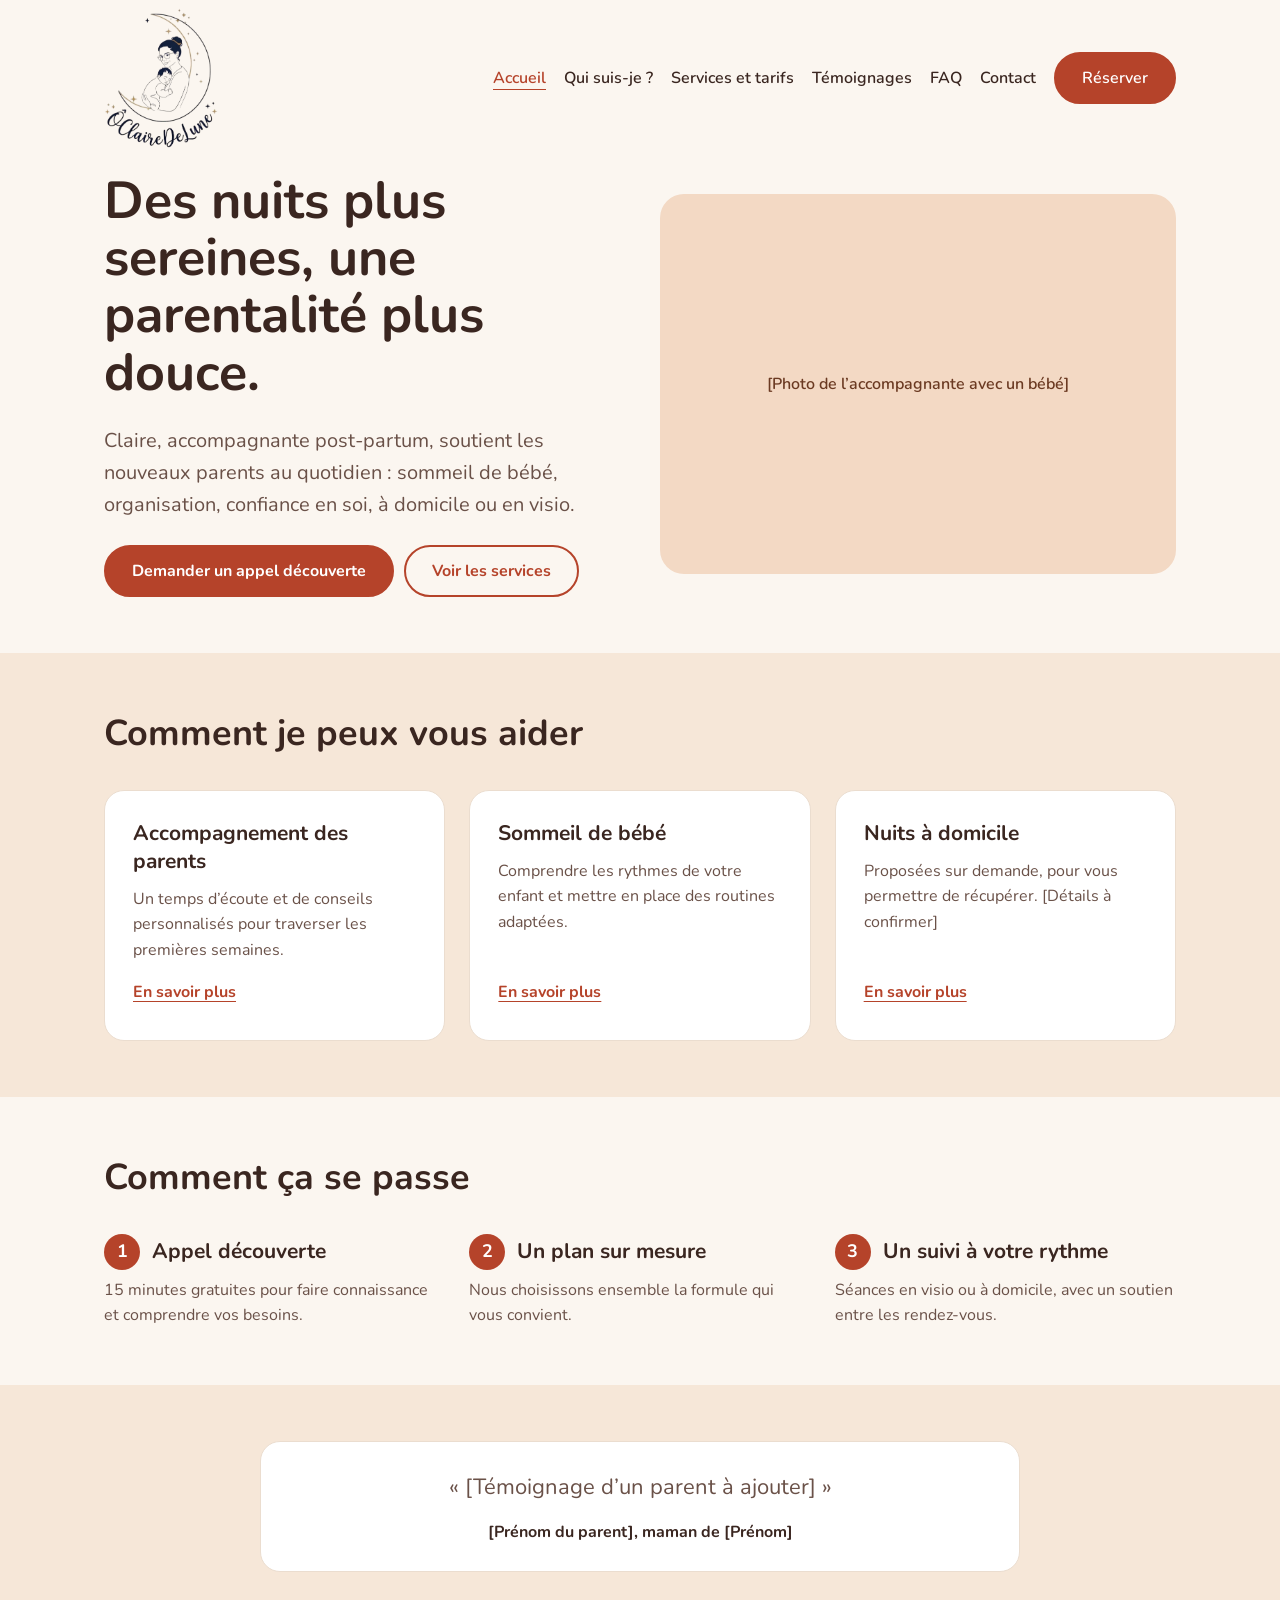
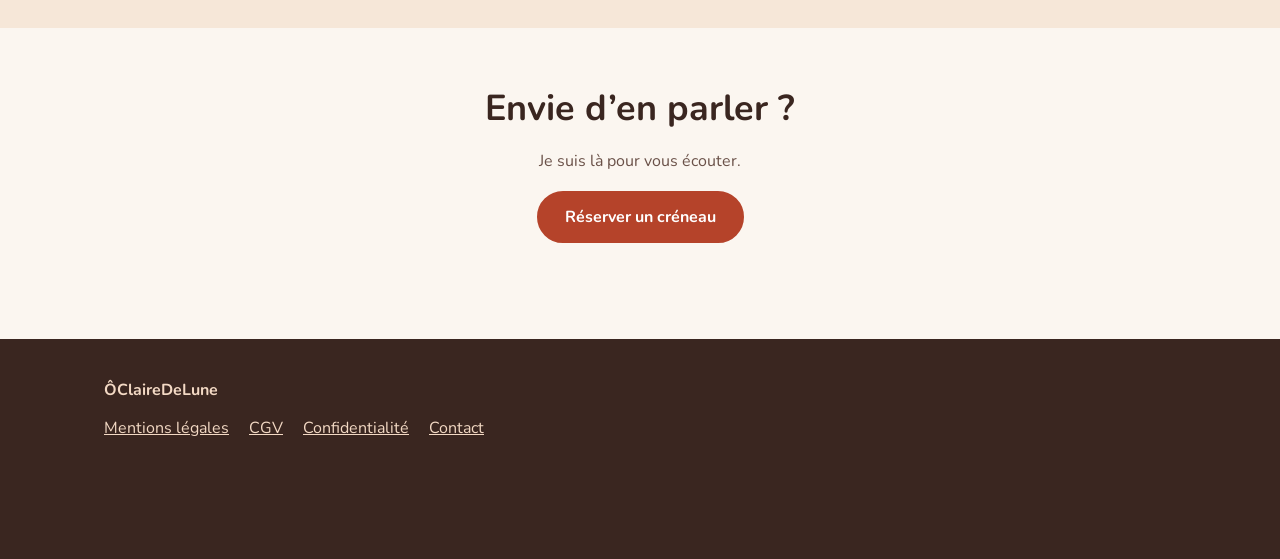
<file: index.html>
<!doctype html>
<html lang="fr">
  <head>
    <meta charset="utf-8" />
    <script>
      document.documentElement.classList.add("js");
    </script>
    <meta
      name="viewport"
      content="width=device-width, initial-scale=1, viewport-fit=cover"
    />
    <title>Accompagnement post-partum et sommeil de bébé | ÔClaireDeLune</title>
    <meta
      name="description"
      content="Claire, accompagnante post-partum à Nantes : sommeil de bébé, accompagnement des parents, nuits à domicile. En visio ou à domicile."
    />
    <meta name="robots" content="noindex" />
    <!-- À retirer à la mise en ligne (voir README) -->
    <meta
      property="og:title"
      content="Accompagnement post-partum et sommeil de bébé | ÔClaireDeLune"
    />
    <meta
      property="og:description"
      content="Claire, accompagnante post-partum à Nantes : sommeil de bébé, accompagnement des parents, nuits à domicile. En visio ou à domicile."
    />
    <meta property="og:type" content="website" />
    <meta property="og:locale" content="fr_FR" />
    <link
      rel="icon"
      type="image/png"
      sizes="64x64"
      href="assets/img/favicon-64.png"
    />
    <link rel="apple-touch-icon" href="assets/img/apple-touch-icon.png" />
    <meta
      property="og:image"
      content="https://[DOMAINE]/assets/img/og-image.png"
    />
    <meta name="twitter:card" content="summary_large_image" />
    <link
      href="https://fonts.googleapis.com/css2?family=Nunito:wght@400;600;700;800&display=swap"
      rel="stylesheet"
    />
    <link rel="stylesheet" href="assets/style.css" />
  </head>
  <body>
    <a class="skip" href="#contenu">Aller au contenu</a>
    <header class="w">
      <div class="nav">
        <a href="index.html" class="logo"
  ><picture
    ><source
      srcset="assets/img/logo-dark.png"
      media="(prefers-color-scheme: dark)" /><img
      src="assets/img/logo.png"
      alt="ÔClaireDeLune, accueil"
      width="114"
      height="140" /></picture
></a><button
          class="burger"
          type="button"
          aria-label="Menu"
          aria-expanded="false"
          aria-controls="menu"
        >
          ☰
        </button>
        <nav class="menu" id="menu" aria-label="Menu principal">
          <a href="index.html" class="on" aria-current="page">Accueil</a
          ><a href="qui-suis-je.html">Qui suis-je&nbsp;?</a
          ><a href="services.html">Services et tarifs</a
          ><a href="temoignages.html">Témoignages</a><a href="faq.html">FAQ</a
          ><a href="contact.html">Contact</a
          ><a class="btn" href="reservation.html">Réserver</a>
        </nav>
      </div>
    </header>
    <main id="contenu" tabindex="-1">
      <div class="w s">
        <div class="g2">
          <div class="col" style="gap: 24px">
            <h1>Des nuits plus sereines, une parentalité plus douce.</h1>
            <p class="lead">
              Claire, accompagnante post-partum, soutient les nouveaux parents
              au quotidien&nbsp;: sommeil de bébé, organisation, confiance en soi, à
              domicile ou en visio.
            </p>
            <div class="row">
              <a class="btn" href="contact.html" data-appel
                >Demander un appel découverte</a
              ><a class="btn o" href="services.html">Voir les services</a>
            </div>
          </div>
          <div class="ph" style="min-height: 380px">
            [Photo de l’accompagnante avec un bébé]
          </div>
        </div>
      </div>
      <div class="s alt">
        <div class="w col" style="gap: 32px">
          <h2>Comment je peux vous aider</h2>
          <div class="g">
            <div class="card">
              <h3>Accompagnement des parents</h3>
              <p style="margin-top: 12px">
                Un temps d’écoute et de conseils personnalisés pour traverser
                les premières semaines.
              </p>
              <a class="plus" href="services.html"
                >En savoir plus<span class="sr"> sur l’accompagnement des parents</span></a
              >
            </div>
            <div class="card">
              <h3>Sommeil de bébé</h3>
              <p style="margin-top: 12px">
                Comprendre les rythmes de votre enfant et mettre en place des
                routines adaptées.
              </p>
              <a class="plus" href="services.html"
                >En savoir plus<span class="sr"> sur le sommeil de bébé</span></a
              >
            </div>
            <div class="card">
              <h3>Nuits à domicile</h3>
              <p style="margin-top: 12px">
                Proposées sur demande, pour vous permettre de récupérer.
                [Détails à confirmer]
              </p>
              <a class="plus" href="services.html#nuits"
                >En savoir plus<span class="sr"> sur les nuits à domicile</span></a
              >
            </div>
          </div>
        </div>
      </div>
      <div class="w s col" style="gap: 32px">
        <h2>Comment ça se passe</h2>
        <ol class="g etapes">
          <li>
            <h3>Appel découverte</h3>
            <p style="margin-top: 8px">
              15 minutes gratuites pour faire connaissance et comprendre vos
              besoins.
            </p>
          </li>
          <li>
            <h3>Un plan sur mesure</h3>
            <p style="margin-top: 8px">
              Nous choisissons ensemble la formule qui vous convient.
            </p>
          </li>
          <li>
            <h3>Un suivi à votre rythme</h3>
            <p style="margin-top: 8px">
              Séances en visio ou à domicile, avec un soutien entre les
              rendez-vous.
            </p>
          </li>
        </ol>
      </div>
      <div class="s alt">
        <div class="w">
          <figure
            class="card"
            style="max-width: 760px; margin: 0 auto; text-align: center"
          >
            <blockquote>
              <p style="font-size: 22px">
                «&nbsp;[Témoignage d’un parent à ajouter]&nbsp;»
              </p>
            </blockquote>
            <figcaption style="margin-top: 16px; font-weight: 700">
              [Prénom du parent], maman de [Prénom]
            </figcaption>
          </figure>
        </div>
      </div>
      <div class="w s col" style="align-items: center; text-align: center">
        <h2>Envie d’en parler&nbsp;?</h2>
        <p>Je suis là pour vous écouter.</p>
        <a class="btn" href="reservation.html">Réserver un créneau</a>
      </div>
    </main>
    <footer>
      <div class="w">
        <b>ÔClaireDeLune</b>
        <div style="margin-top: 16px">
          <a href="mentions-legales.html">Mentions légales</a
          ><a href="mentions-legales.html">CGV</a
          ><a href="mentions-legales.html">Confidentialité</a
          ><a href="contact.html">Contact</a>
        </div>
      </div>
    </footer>
    <script src="assets/app.js" defer></script>
    <aside class="bandeau" id="bandeau" aria-label="Appel découverte">
      <p>
        <b class="blong">Appel découverte gratuit</b
        ><b class="bcourt">Appel gratuit de 15&nbsp;min</b
        ><span class="bsub"> · 15 minutes pour faire connaissance</span>
      </p>
      <a class="btn" href="contact.html" data-appel>Demander un appel</a
      ><button type="button" class="bclose" aria-label="Fermer le bandeau">
        ✕
      </button>
    </aside>
  </body>
</html>
</file>
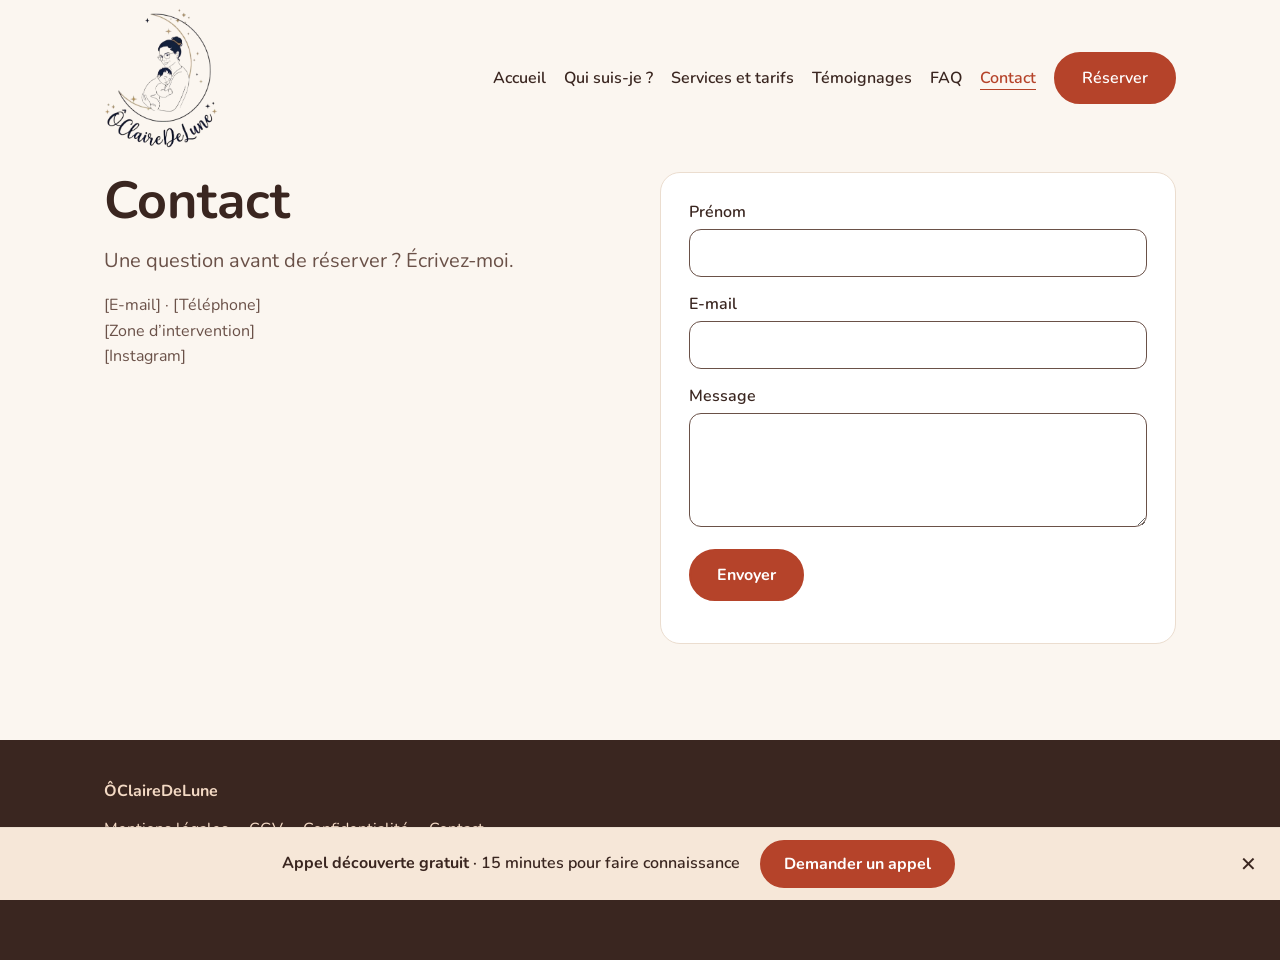
<file: contact.html>
<!doctype html>
<html lang="fr">
  <head>
    <meta charset="utf-8" />
    <script>
      document.documentElement.classList.add("js");
    </script>
    <meta
      name="viewport"
      content="width=device-width, initial-scale=1, viewport-fit=cover"
    />
    <title>Contact | ÔClaireDeLune</title>
    <meta
      name="description"
      content="Contactez [Prénom] pour toute question sur l’accompagnement post-partum."
    />
    <meta name="robots" content="noindex" />
    <!-- À retirer à la mise en ligne (voir README) -->
    <meta property="og:title" content="Contact | [NOM DE MARQUE]" />
    <meta
      property="og:description"
      content="Contactez Claire pour toute question sur l’accompagnement post-partum."
    />
    <meta property="og:type" content="website" />
    <meta property="og:locale" content="fr_FR" />
    <link
      rel="icon"
      type="image/png"
      sizes="64x64"
      href="assets/img/favicon-64.png"
    />
    <link rel="apple-touch-icon" href="assets/img/apple-touch-icon.png" />
    <meta
      property="og:image"
      content="https://[DOMAINE]/assets/img/og-image.png"
    />
    <meta name="twitter:card" content="summary_large_image" />
    <link
      href="https://fonts.googleapis.com/css2?family=Nunito:wght@400;600;700;800&display=swap"
      rel="stylesheet"
    />
    <link rel="stylesheet" href="assets/style.css" />
  </head>
  <body>
    <a class="skip" href="#contenu">Aller au contenu</a>
    <header class="w">
      <div class="nav">
        <a href="index.html" class="logo"
          ><picture
            ><source
              srcset="assets/img/logo-dark.png"
              media="(prefers-color-scheme: dark)" />
            <img
              src="assets/img/logo.png"
              alt="ÔClaireDeLune, accueil"
              width="114"
              height="140" /></picture></a
        ><button
          class="burger"
          type="button"
          aria-label="Menu"
          aria-expanded="false"
          aria-controls="menu"
        >
          ☰
        </button>
        <nav class="menu" id="menu" aria-label="Menu principal">
          <a href="index.html">Accueil</a
          ><a href="qui-suis-je.html">Qui suis-je&nbsp;?</a
          ><a href="services.html">Services et tarifs</a
          ><a href="temoignages.html">Témoignages</a><a href="faq.html">FAQ</a
          ><a href="contact.html" class="on" aria-current="page">Contact</a
          ><a class="btn" href="reservation.html">Réserver</a>
        </nav>
      </div>
    </header>
    <main id="contenu" tabindex="-1">
      <div class="w s">
        <div class="g2" style="align-items: start">
          <div class="col">
            <h1>Contact</h1>
            <p class="lead">Une question avant de réserver&nbsp;? Écrivez-moi.</p>
            <p>
              [E-mail] · [Téléphone]<br />[Zone d’intervention]<br />[Instagram]
            </p>
          </div>
          <form class="card" id="fc" novalidate>
            <label for="cn">Prénom</label><input id="cn" /><label for="ce"
              >E-mail</label
            ><input id="ce" type="email" /><label for="cm">Message</label
            ><textarea id="cm" rows="4"></textarea
            ><button class="btn" type="submit">Envoyer</button>
            <p class="ok" id="cr" role="status" style="margin-top: 14px"></p>
          </form>
        </div>
      </div>
    </main>
    <footer>
      <div class="w">
        <b>ÔClaireDeLune</b>
        <div style="margin-top: 16px">
          <a href="mentions-legales.html">Mentions légales</a
          ><a href="mentions-legales.html">CGV</a
          ><a href="mentions-legales.html">Confidentialité</a
          ><a href="contact.html">Contact</a>
        </div>
      </div>
    </footer>
    <script src="assets/app.js" defer></script>
    <aside class="bandeau" id="bandeau" aria-label="Appel découverte">
      <p>
        <b class="blong">Appel découverte gratuit</b
        ><b class="bcourt">Appel gratuit de 15&nbsp;min</b
        ><span class="bsub"> · 15 minutes pour faire connaissance</span>
      </p>
      <a class="btn" href="contact.html" data-appel>Demander un appel</a
      ><button type="button" class="bclose" aria-label="Fermer le bandeau">
        ✕
      </button>
    </aside>
  </body>
</html>
</file>
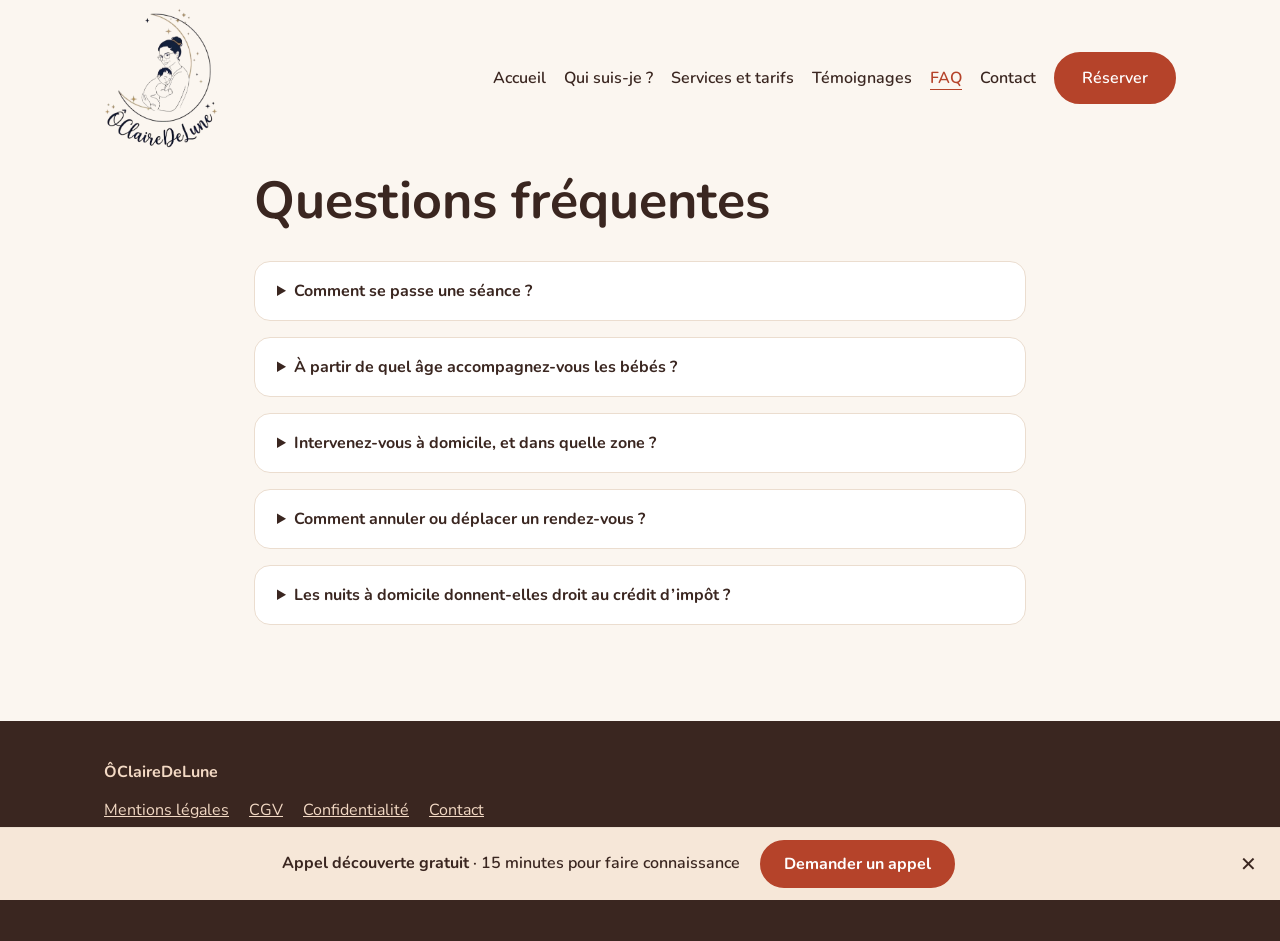
<file: faq.html>
<!doctype html>
<html lang="fr">
  <head>
    <meta charset="utf-8" />
    <script>
      document.documentElement.classList.add("js");
    </script>
    <meta
      name="viewport"
      content="width=device-width, initial-scale=1, viewport-fit=cover"
    />
    <title>Questions fréquentes | ÔClaireDeLune</title>
    <meta
      name="description"
      content="Réponses aux questions sur les séances, la zone d’intervention, les tarifs et les annulations."
    />
    <meta name="robots" content="noindex" />
    <!-- À retirer à la mise en ligne (voir README) -->
    <meta property="og:title" content="Questions fréquentes | ÔClaireDeLune" />
    <meta
      property="og:description"
      content="Réponses aux questions sur les séances, la zone d’intervention, les tarifs et les annulations."
    />
    <meta property="og:type" content="website" />
    <meta property="og:locale" content="fr_FR" />
    <link
      rel="icon"
      type="image/png"
      sizes="64x64"
      href="assets/img/favicon-64.png"
    />
    <link rel="apple-touch-icon" href="assets/img/apple-touch-icon.png" />
    <meta
      property="og:image"
      content="https://[DOMAINE]/assets/img/og-image.png"
    />
    <meta name="twitter:card" content="summary_large_image" />
    <link
      href="https://fonts.googleapis.com/css2?family=Nunito:wght@400;600;700;800&display=swap"
      rel="stylesheet"
    />
    <link rel="stylesheet" href="assets/style.css" />
  </head>
  <body>
    <a class="skip" href="#contenu">Aller au contenu</a>
    <header class="w">
      <div class="nav">
        <a href="index.html" class="logo"
          ><picture
            ><source
              srcset="assets/img/logo-dark.png"
              media="(prefers-color-scheme: dark)" />
            <img
              src="assets/img/logo.png"
              alt="ÔClaireDeLune, accueil"
              width="114"
              height="140" /></picture></a
        ><button
          class="burger"
          type="button"
          aria-label="Menu"
          aria-expanded="false"
          aria-controls="menu"
        >
          ☰
        </button>
        <nav class="menu" id="menu" aria-label="Menu principal">
          <a href="index.html">Accueil</a
          ><a href="qui-suis-je.html">Qui suis-je&nbsp;?</a
          ><a href="services.html">Services et tarifs</a
          ><a href="temoignages.html">Témoignages</a
          ><a href="faq.html" class="on" aria-current="page">FAQ</a
          ><a href="contact.html">Contact</a
          ><a class="btn" href="reservation.html">Réserver</a>
        </nav>
      </div>
    </header>
    <main id="contenu" tabindex="-1">
      <div class="w s col" style="gap: 16px; max-width: 820px">
        <h1 style="margin-bottom: 16px">Questions fréquentes</h1>
        <details>
          <summary>Comment se passe une séance&nbsp;?</summary>
          <p>[Réponse à rédiger]</p>
        </details>
        <details>
          <summary>À partir de quel âge accompagnez-vous les bébés&nbsp;?</summary>
          <p>[Réponse à rédiger]</p>
        </details>
        <details>
          <summary>Intervenez-vous à domicile, et dans quelle zone&nbsp;?</summary>
          <p>[Réponse à rédiger]</p>
        </details>
        <details>
          <summary>Comment annuler ou déplacer un rendez-vous&nbsp;?</summary>
          <p>[Réponse à rédiger]</p>
        </details>
        <details>
          <summary>
            Les nuits à domicile donnent-elles droit au crédit d’impôt&nbsp;?
          </summary>
          <p>[Réponse à rédiger une fois le statut confirmé]</p>
        </details>
      </div>
    </main>
    <footer>
      <div class="w">
        <b>ÔClaireDeLune</b>
        <div style="margin-top: 16px">
          <a href="mentions-legales.html">Mentions légales</a
          ><a href="mentions-legales.html">CGV</a
          ><a href="mentions-legales.html">Confidentialité</a
          ><a href="contact.html">Contact</a>
        </div>
      </div>
    </footer>
    <script src="assets/app.js" defer></script>
    <aside class="bandeau" id="bandeau" aria-label="Appel découverte">
      <p>
        <b class="blong">Appel découverte gratuit</b
        ><b class="bcourt">Appel gratuit de 15&nbsp;min</b
        ><span class="bsub"> · 15 minutes pour faire connaissance</span>
      </p>
      <a class="btn" href="contact.html" data-appel>Demander un appel</a
      ><button type="button" class="bclose" aria-label="Fermer le bandeau">
        ✕
      </button>
    </aside>
  </body>
</html>
</file>
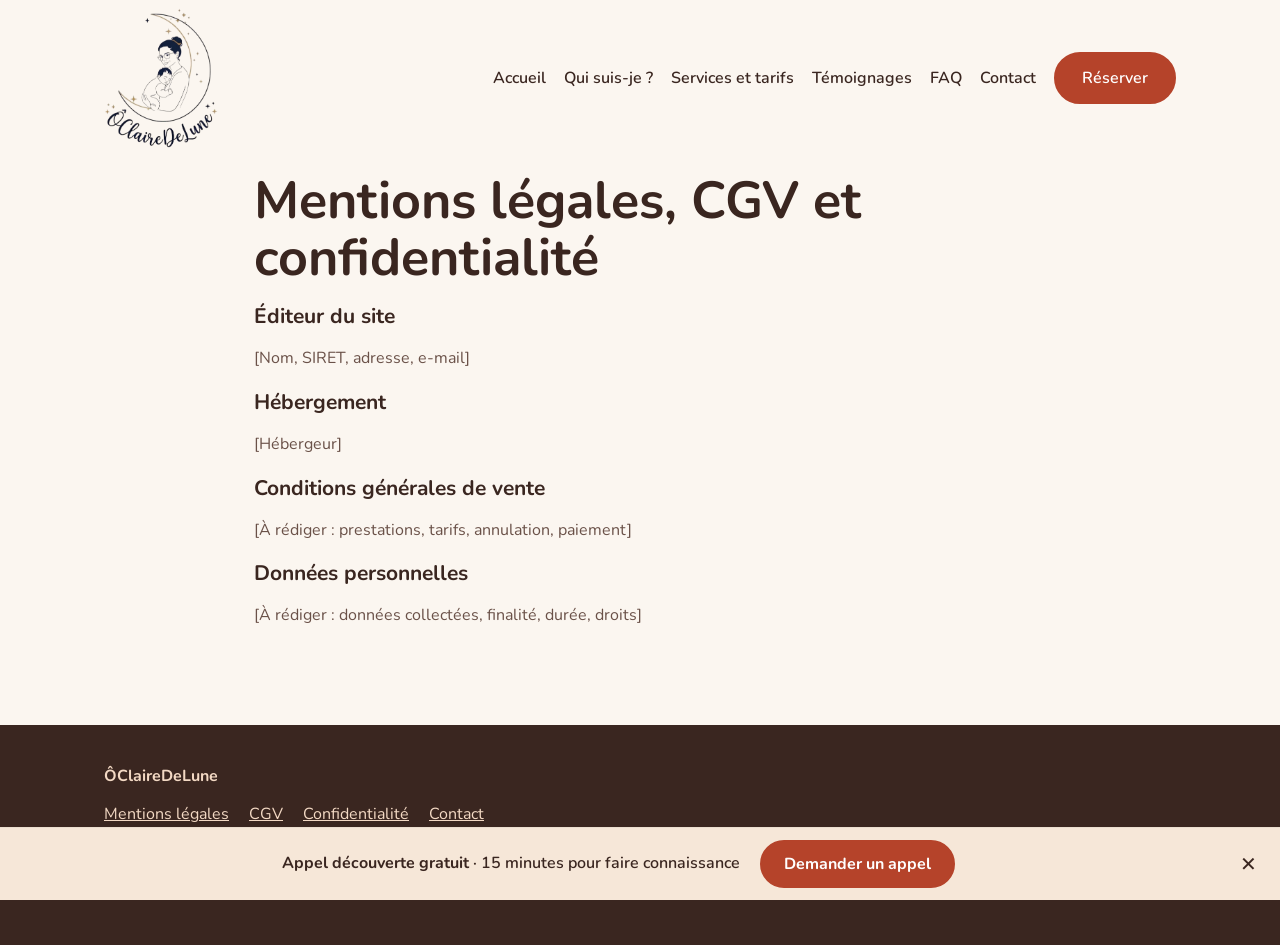
<file: mentions-legales.html>
<!doctype html>
<html lang="fr">
  <head>
    <meta charset="utf-8" />
    <script>
      document.documentElement.classList.add("js");
    </script>
    <meta
      name="viewport"
      content="width=device-width, initial-scale=1, viewport-fit=cover"
    />
    <title>Mentions légales, CGV et confidentialité | ÔClaireDeLune</title>
    <meta
      name="description"
      content="Mentions légales, conditions générales de vente et politique de confidentialité."
    />
    <meta name="robots" content="noindex" />
    <!-- À retirer à la mise en ligne (voir README) -->
    <meta
      property="og:title"
      content="Mentions légales, CGV et confidentialité | ÔClaireDeLune"
    />
    <meta
      property="og:description"
      content="Mentions légales, conditions générales de vente et politique de confidentialité."
    />
    <meta property="og:type" content="website" />
    <meta property="og:locale" content="fr_FR" />
    <link
      rel="icon"
      type="image/png"
      sizes="64x64"
      href="assets/img/favicon-64.png"
    />
    <link rel="apple-touch-icon" href="assets/img/apple-touch-icon.png" />
    <meta
      property="og:image"
      content="https://[DOMAINE]/assets/img/og-image.png"
    />
    <meta name="twitter:card" content="summary_large_image" />
    <link
      href="https://fonts.googleapis.com/css2?family=Nunito:wght@400;600;700;800&display=swap"
      rel="stylesheet"
    />
    <link rel="stylesheet" href="assets/style.css" />
  </head>
  <body>
    <a class="skip" href="#contenu">Aller au contenu</a>
    <header class="w">
      <div class="nav">
        <a href="index.html" class="logo"
          ><picture
            ><source
              srcset="assets/img/logo-dark.png"
              media="(prefers-color-scheme: dark)" />
            <img
              src="assets/img/logo.png"
              alt="ÔClaireDeLune, accueil"
              width="114"
              height="140" /></picture></a
        ><button
          class="burger"
          type="button"
          aria-label="Menu"
          aria-expanded="false"
          aria-controls="menu"
        >
          ☰
        </button>
        <nav class="menu" id="menu" aria-label="Menu principal">
          <a href="index.html">Accueil</a
          ><a href="qui-suis-je.html">Qui suis-je&nbsp;?</a
          ><a href="services.html">Services et tarifs</a
          ><a href="temoignages.html">Témoignages</a><a href="faq.html">FAQ</a
          ><a href="contact.html">Contact</a
          ><a class="btn" href="reservation.html">Réserver</a>
        </nav>
      </div>
    </header>
    <main id="contenu" tabindex="-1">
      <div class="w s col" style="max-width: 820px">
        <h1>Mentions légales, CGV et confidentialité</h1>
        <h3>Éditeur du site</h3>
        <p>[Nom, SIRET, adresse, e-mail]</p>
        <h3>Hébergement</h3>
        <p>[Hébergeur]</p>
        <h3>Conditions générales de vente</h3>
        <p>[À rédiger&nbsp;: prestations, tarifs, annulation, paiement]</p>
        <h3>Données personnelles</h3>
        <p>[À rédiger&nbsp;: données collectées, finalité, durée, droits]</p>
      </div>
    </main>
    <footer>
      <div class="w">
        <b>ÔClaireDeLune</b>
        <div style="margin-top: 16px">
          <a href="mentions-legales.html">Mentions légales</a
          ><a href="mentions-legales.html">CGV</a
          ><a href="mentions-legales.html">Confidentialité</a
          ><a href="contact.html">Contact</a>
        </div>
      </div>
    </footer>
    <script src="assets/app.js" defer></script>
    <aside class="bandeau" id="bandeau" aria-label="Appel découverte">
      <p>
        <b class="blong">Appel découverte gratuit</b
        ><b class="bcourt">Appel gratuit de 15&nbsp;min</b
        ><span class="bsub"> · 15 minutes pour faire connaissance</span>
      </p>
      <a class="btn" href="contact.html" data-appel>Demander un appel</a
      ><button type="button" class="bclose" aria-label="Fermer le bandeau">
        ✕
      </button>
    </aside>
  </body>
</html>
</file>
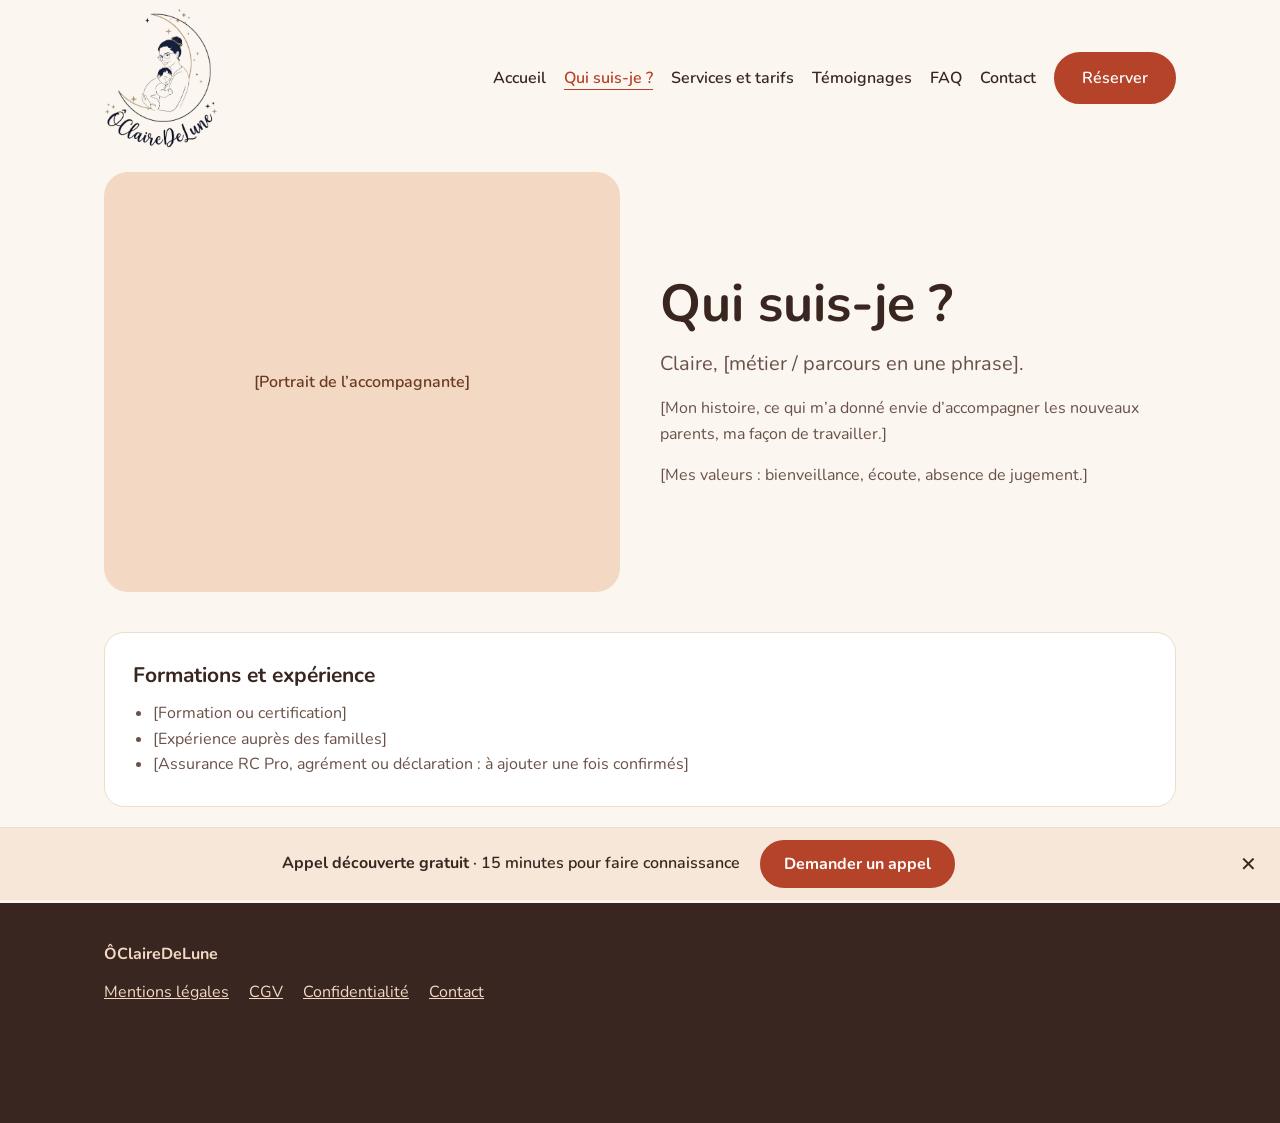
<file: qui-suis-je.html>
<!doctype html>
<html lang="fr">
  <head>
    <meta charset="utf-8" />
    <script>
      document.documentElement.classList.add("js");
    </script>
    <meta
      name="viewport"
      content="width=device-width, initial-scale=1, viewport-fit=cover"
    />
    <title>Qui suis-je ? | ÔClaireDeLune</title>
    <meta
      name="description"
      content="Découvrez le parcours, les formations et l’approche de Claire, accompagnante post-partum."
    />
    <meta name="robots" content="noindex" />
    <!-- À retirer à la mise en ligne (voir README) -->
    <meta property="og:title" content="Qui suis-je ? | ÔClaireDeLune" />
    <meta
      property="og:description"
      content="Découvrez le parcours, les formations et l’approche de Claire, accompagnante post-partum."
    />
    <meta property="og:type" content="website" />
    <meta property="og:locale" content="fr_FR" />
    <link
      rel="icon"
      type="image/png"
      sizes="64x64"
      href="assets/img/favicon-64.png"
    />
    <link rel="apple-touch-icon" href="assets/img/apple-touch-icon.png" />
    <meta
      property="og:image"
      content="https://[DOMAINE]/assets/img/og-image.png"
    />
    <meta name="twitter:card" content="summary_large_image" />
    <link
      href="https://fonts.googleapis.com/css2?family=Nunito:wght@400;600;700;800&display=swap"
      rel="stylesheet"
    />
    <link rel="stylesheet" href="assets/style.css" />
  </head>
  <body>
    <a class="skip" href="#contenu">Aller au contenu</a>
    <header class="w">
      <div class="nav">
        <a href="index.html" class="logo"
          ><picture
            ><source
              srcset="assets/img/logo-dark.png"
              media="(prefers-color-scheme: dark)" />
            <img
              src="assets/img/logo.png"
              alt="ÔClaireDeLune, accueil"
              width="114"
              height="140" /></picture></a
        ><button
          class="burger"
          type="button"
          aria-label="Menu"
          aria-expanded="false"
          aria-controls="menu"
        >
          ☰
        </button>
        <nav class="menu" id="menu" aria-label="Menu principal">
          <a href="index.html">Accueil</a
          ><a href="qui-suis-je.html" class="on" aria-current="page">Qui suis-je&nbsp;?</a
          ><a href="services.html">Services et tarifs</a
          ><a href="temoignages.html">Témoignages</a><a href="faq.html">FAQ</a
          ><a href="contact.html">Contact</a
          ><a class="btn" href="reservation.html">Réserver</a>
        </nav>
      </div>
    </header>
    <main id="contenu" tabindex="-1">
      <div class="w s">
        <div class="g2">
          <div class="ph" style="min-height: 420px">
            [Portrait de l’accompagnante]
          </div>
          <div class="col">
            <h1>Qui suis-je&nbsp;?</h1>
            <p class="lead">Claire, [métier / parcours en une phrase].</p>
            <p>
              [Mon histoire, ce qui m’a donné envie d’accompagner les nouveaux
              parents, ma façon de travailler.]
            </p>
            <p>[Mes valeurs&nbsp;: bienveillance, écoute, absence de jugement.]</p>
          </div>
        </div>
        <div class="card" style="margin-top: 40px">
          <h3>Formations et expérience</h3>
          <ul style="margin-top: 12px; padding-left: 20px">
            <li>[Formation ou certification]</li>
            <li>[Expérience auprès des familles]</li>
            <li>
              [Assurance RC Pro, agrément ou déclaration&nbsp;: à ajouter une fois
              confirmés]
            </li>
          </ul>
        </div>
      </div>
    </main>
    <footer>
      <div class="w">
        <b>ÔClaireDeLune</b>
        <div style="margin-top: 16px">
          <a href="mentions-legales.html">Mentions légales</a
          ><a href="mentions-legales.html">CGV</a
          ><a href="mentions-legales.html">Confidentialité</a
          ><a href="contact.html">Contact</a>
        </div>
      </div>
    </footer>
    <script src="assets/app.js" defer></script>
    <aside class="bandeau" id="bandeau" aria-label="Appel découverte">
      <p>
        <b class="blong">Appel découverte gratuit</b
        ><b class="bcourt">Appel gratuit de 15&nbsp;min</b
        ><span class="bsub"> · 15 minutes pour faire connaissance</span>
      </p>
      <a class="btn" href="contact.html" data-appel>Demander un appel</a
      ><button type="button" class="bclose" aria-label="Fermer le bandeau">
        ✕
      </button>
    </aside>
  </body>
</html>
</file>
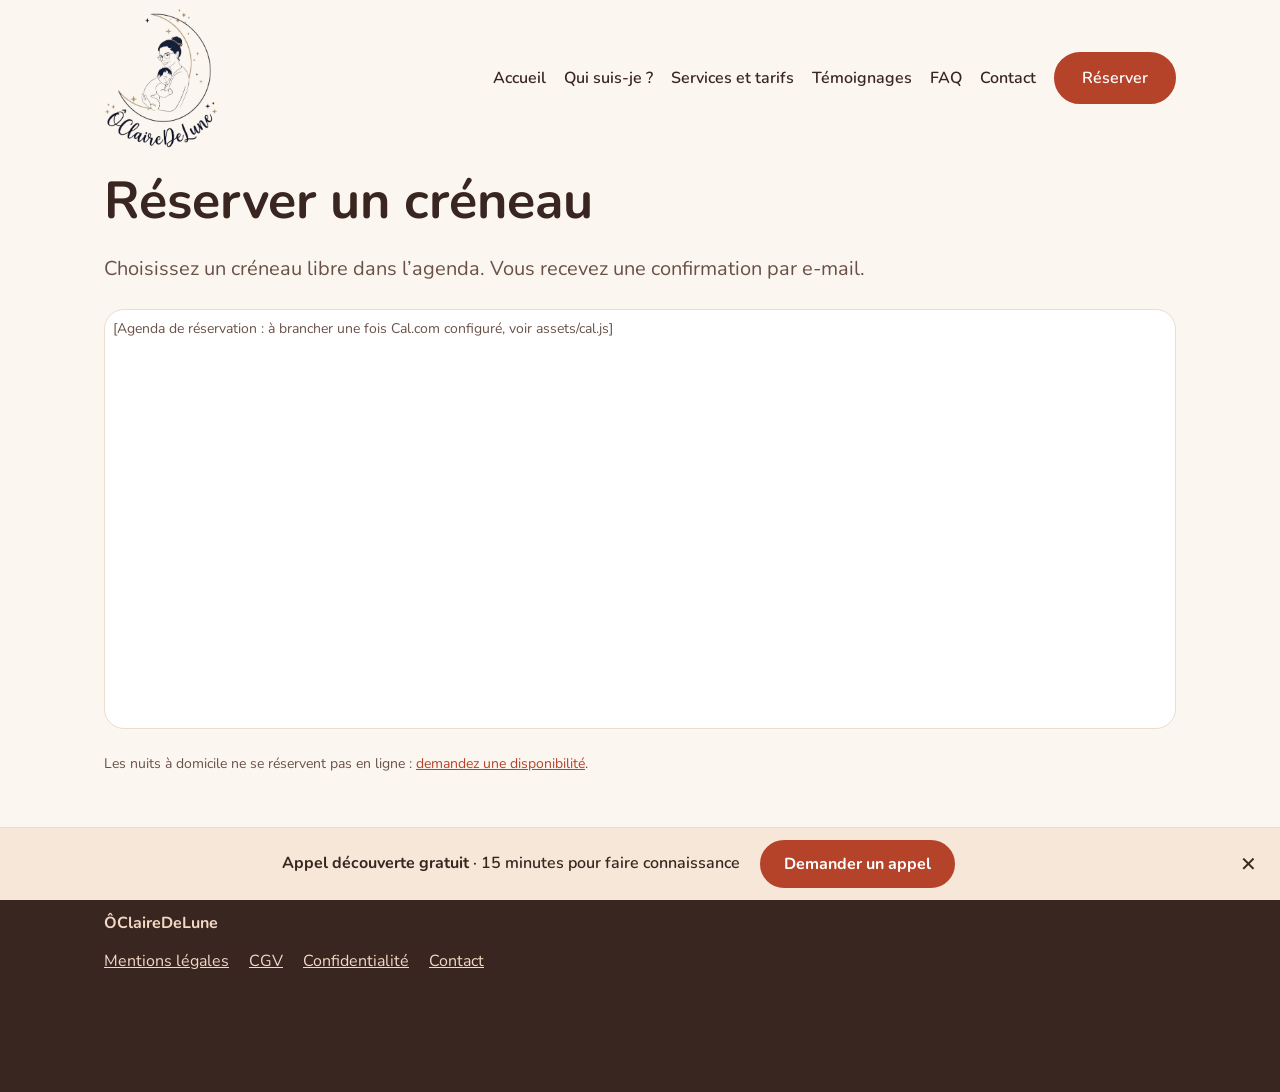
<file: reservation.html>
<!doctype html>
<html lang="fr">
  <head>
    <meta charset="utf-8" />
    <script>
      document.documentElement.classList.add("js");
    </script>
    <meta
      name="viewport"
      content="width=device-width, initial-scale=1, viewport-fit=cover"
    />
    <title>Réserver un créneau | ÔClaireDeLune</title>
    <meta
      name="description"
      content="Réservez en ligne un appel découverte ou une séance d’accompagnement post-partum."
    />
    <meta name="robots" content="noindex" />
    <!-- À retirer à la mise en ligne (voir README) -->
    <meta property="og:title" content="Réserver un créneau | ÔClaireDeLune" />
    <meta
      property="og:description"
      content="Réservez en ligne un appel découverte ou une séance d’accompagnement post-partum."
    />
    <meta property="og:type" content="website" />
    <meta property="og:locale" content="fr_FR" />
    <link
      rel="icon"
      type="image/png"
      sizes="64x64"
      href="assets/img/favicon-64.png"
    />
    <link rel="apple-touch-icon" href="assets/img/apple-touch-icon.png" />
    <meta
      property="og:image"
      content="https://[DOMAINE]/assets/img/og-image.png"
    />
    <meta name="twitter:card" content="summary_large_image" />
    <link
      href="https://fonts.googleapis.com/css2?family=Nunito:wght@400;600;700;800&display=swap"
      rel="stylesheet"
    />
    <link rel="stylesheet" href="assets/style.css" />
  </head>
  <body>
    <a class="skip" href="#contenu">Aller au contenu</a>
    <header class="w">
      <div class="nav">
        <a href="index.html" class="logo"
  ><picture
    ><source
      srcset="assets/img/logo-dark.png"
      media="(prefers-color-scheme: dark)" /><img
      src="assets/img/logo.png"
      alt="ÔClaireDeLune, accueil"
      width="114"
      height="140" /></picture
></a
        ><button
          class="burger"
          type="button"
          aria-label="Menu"
          aria-expanded="false"
          aria-controls="menu"
        >
          ☰
        </button>
        <nav class="menu" id="menu" aria-label="Menu principal">
          <a href="index.html">Accueil</a
          ><a href="qui-suis-je.html">Qui suis-je&nbsp;?</a
          ><a href="services.html">Services et tarifs</a
          ><a href="temoignages.html">Témoignages</a><a href="faq.html">FAQ</a
          ><a href="contact.html">Contact</a
          ><a class="btn" href="reservation.html" aria-current="page">Réserver</a>
        </nav>
      </div>
    </header>
    <main id="contenu" tabindex="-1">
      <div class="w s col" style="gap: 24px">
        <h1>Réserver un créneau</h1>
        <p class="lead">
          Choisissez un créneau libre dans l’agenda. Vous recevez une
          confirmation par e-mail.
        </p>
        <div class="card calzone" id="cal-agenda"></div>
        <noscript>
          <p>
            Pour réserver, activez JavaScript ou
            <a href="https://cal.com/VOTRE-IDENTIFIANT/NOM-EVENEMENT"
              >ouvrez l’agenda sur Cal.com</a
            >.
          </p>
        </noscript>
        <p class="note">
          Les nuits à domicile ne se réservent pas en ligne&nbsp;:
          <a href="contact.html" data-appel>demandez une disponibilité</a>.
        </p>
      </div>
    </main>
    <footer>
      <div class="w">
        <b>ÔClaireDeLune</b>
        <div style="margin-top: 16px">
          <a href="mentions-legales.html">Mentions légales</a
          ><a href="mentions-legales.html">CGV</a
          ><a href="mentions-legales.html">Confidentialité</a
          ><a href="contact.html">Contact</a>
        </div>
      </div>
    </footer>
    <script src="assets/app.js" defer></script>
    <script src="assets/cal.js" defer></script>
    <aside class="bandeau" id="bandeau" aria-label="Appel découverte">
      <p>
        <b class="blong">Appel découverte gratuit</b
        ><b class="bcourt">Appel gratuit de 15&nbsp;min</b
        ><span class="bsub"> · 15 minutes pour faire connaissance</span>
      </p>
      <a class="btn" href="contact.html" data-appel>Demander un appel</a
      ><button type="button" class="bclose" aria-label="Fermer le bandeau">
        ✕
      </button>
    </aside>
  </body>
</html>
</file>
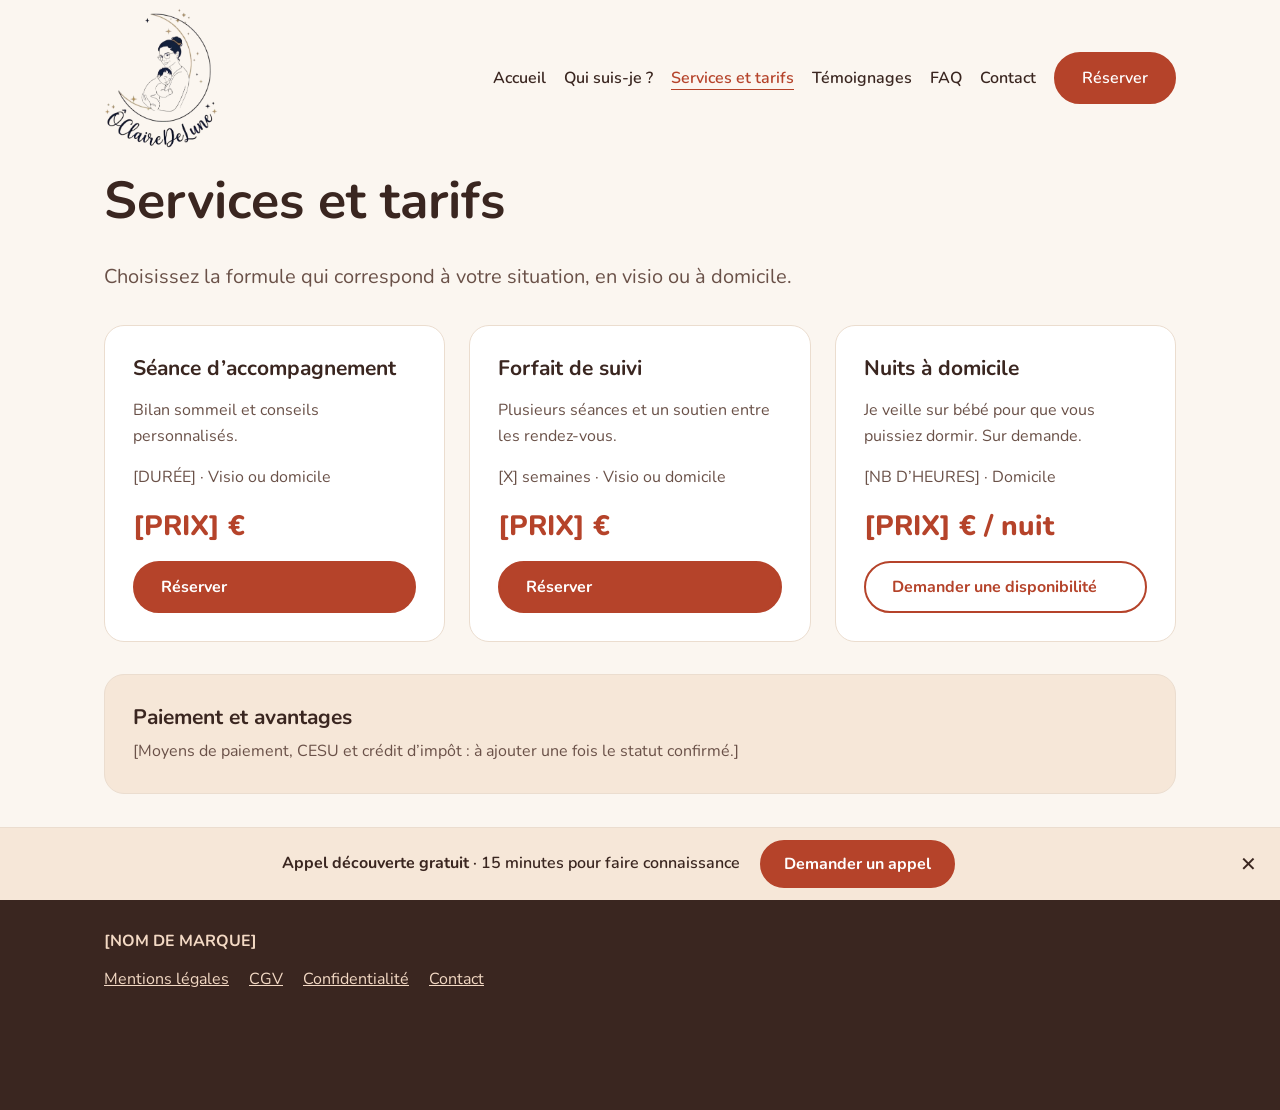
<file: services.html>
<!doctype html>
<html lang="fr">
  <head>
    <meta charset="utf-8" />
    <script>
      document.documentElement.classList.add("js");
    </script>
    <meta
      name="viewport"
      content="width=device-width, initial-scale=1, viewport-fit=cover"
    />
    <title>Services et tarifs | ÔClaireDeLune</title>
    <meta
      name="description"
      content="Appel découverte, séances d’accompagnement, forfaits de suivi et nuits à domicile : les offres et tarifs de Claire."
    />
    <meta name="robots" content="noindex" />
    <!-- À retirer à la mise en ligne (voir README) -->
    <meta property="og:title" content="Services et tarifs | ÔClaireDeLune" />
    <meta
      property="og:description"
      content="Appel découverte, séances d’accompagnement, forfaits de suivi et nuits à domicile : les offres et tarifs de Claire."
    />
    <meta property="og:type" content="website" />
    <meta property="og:locale" content="fr_FR" />
    <link
      rel="icon"
      type="image/png"
      sizes="64x64"
      href="assets/img/favicon-64.png"
    />
    <link rel="apple-touch-icon" href="assets/img/apple-touch-icon.png" />
    <meta
      property="og:image"
      content="https://[DOMAINE]/assets/img/og-image.png"
    />
    <meta name="twitter:card" content="summary_large_image" />
    <link
      href="https://fonts.googleapis.com/css2?family=Nunito:wght@400;600;700;800&display=swap"
      rel="stylesheet"
    />
    <link rel="stylesheet" href="assets/style.css" />
  </head>
  <body>
    <a class="skip" href="#contenu">Aller au contenu</a>
    <header class="w">
      <div class="nav">
        <a href="index.html" class="logo"
          ><picture
            ><source
              srcset="assets/img/logo-dark.png"
              media="(prefers-color-scheme: dark)" />
            <img
              src="assets/img/logo.png"
              alt="ÔClaireDeLune, accueil"
              width="114"
              height="140" /></picture></a
        ><button
          class="burger"
          type="button"
          aria-label="Menu"
          aria-expanded="false"
          aria-controls="menu"
        >
          ☰
        </button>
        <nav class="menu" id="menu" aria-label="Menu principal">
          <a href="index.html">Accueil</a
          ><a href="qui-suis-je.html">Qui suis-je&nbsp;?</a
          ><a href="services.html" class="on" aria-current="page">Services et tarifs</a
          ><a href="temoignages.html">Témoignages</a><a href="faq.html">FAQ</a
          ><a href="contact.html">Contact</a
          ><a class="btn" href="reservation.html">Réserver</a>
        </nav>
      </div>
    </header>
    <main id="contenu" tabindex="-1">
      <div class="w s col" style="gap: 32px">
        <h1>Services et tarifs</h1>
        <p class="lead">
          Choisissez la formule qui correspond à votre situation, en visio ou à
          domicile.
        </p>
        <div class="g">
          <div class="card col">
            <h3>Séance d’accompagnement</h3>
            <p>Bilan sommeil et conseils personnalisés.</p>
            <p>[DURÉE] · Visio ou domicile</p>
            <div class="pr">[PRIX] €</div>
            <a class="btn" href="reservation.html">Réserver</a>
          </div>
          <div class="card col">
            <h3>Forfait de suivi</h3>
            <p>Plusieurs séances et un soutien entre les rendez-vous.</p>
            <p>[X] semaines · Visio ou domicile</p>
            <div class="pr">[PRIX] €</div>
            <a class="btn" href="reservation.html">Réserver</a>
          </div>
          <div class="card col" id="nuits">
            <h3>Nuits à domicile</h3>
            <p>
              Je veille sur bébé pour que vous puissiez dormir. Sur demande.
            </p>
            <p>[NB D’HEURES] · Domicile</p>
            <div class="pr">[PRIX] € / nuit</div>
            <a class="btn o" href="reservation.html"
              >Demander une disponibilité</a
            >
          </div>
        </div>
        <div class="card alt">
          <h3>Paiement et avantages</h3>
          <p style="margin-top: 8px">
            [Moyens de paiement, CESU et crédit d’impôt&nbsp;: à ajouter une fois le
            statut confirmé.]
          </p>
        </div>
      </div>
    </main>
    <footer>
      <div class="w">
        <b>[NOM DE MARQUE]</b>
        <div style="margin-top: 16px">
          <a href="mentions-legales.html">Mentions légales</a
          ><a href="mentions-legales.html">CGV</a
          ><a href="mentions-legales.html">Confidentialité</a
          ><a href="contact.html">Contact</a>
        </div>
      </div>
    </footer>
    <script src="assets/app.js" defer></script>
    <aside class="bandeau" id="bandeau" aria-label="Appel découverte">
      <p>
        <b class="blong">Appel découverte gratuit</b
        ><b class="bcourt">Appel gratuit de 15&nbsp;min</b
        ><span class="bsub"> · 15 minutes pour faire connaissance</span>
      </p>
      <a class="btn" href="contact.html" data-appel>Demander un appel</a
      ><button type="button" class="bclose" aria-label="Fermer le bandeau">
        ✕
      </button>
    </aside>
  </body>
</html>
</file>
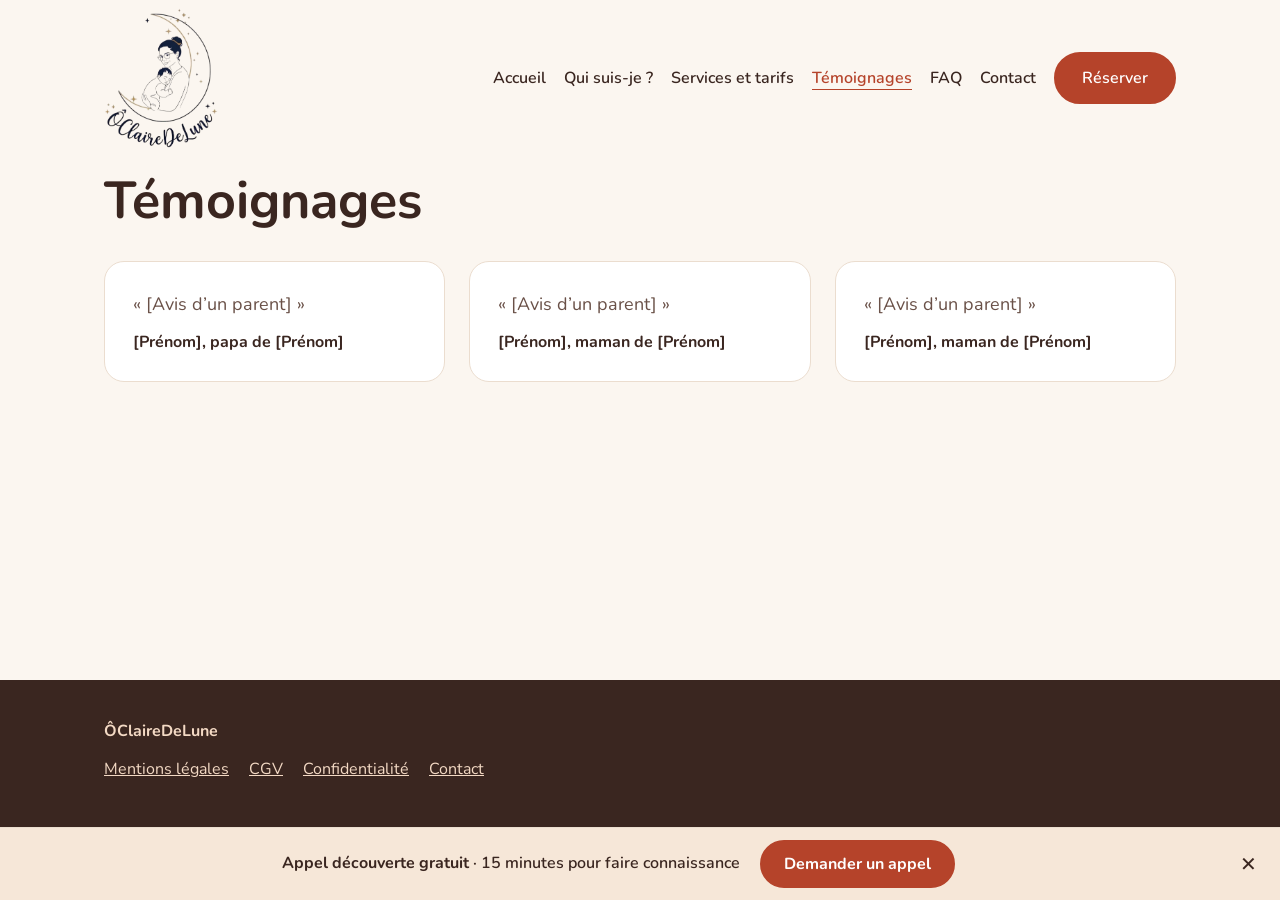
<file: temoignages.html>
<!doctype html>
<html lang="fr">
  <head>
    <meta charset="utf-8" />
    <script>
      document.documentElement.classList.add("js");
    </script>
    <meta
      name="viewport"
      content="width=device-width, initial-scale=1, viewport-fit=cover"
    />
    <title>Témoignages de parents | ÔClaireDeLune</title>
    <meta
      name="description"
      content="Les avis de parents accompagnés par [Prénom] sur le sommeil de bébé et le post-partum."
    />
    <meta name="robots" content="noindex" />
    <!-- À retirer à la mise en ligne (voir README) -->
    <meta
      property="og:title"
      content="Témoignages de parents | ÔClaireDeLune"
    />
    <meta
      property="og:description"
      content="Les avis de parents accompagnés par Claire sur le sommeil de bébé et le post-partum."
    />
    <meta property="og:type" content="website" />
    <meta property="og:locale" content="fr_FR" />
    <link
      rel="icon"
      type="image/png"
      sizes="64x64"
      href="assets/img/favicon-64.png"
    />
    <link rel="apple-touch-icon" href="assets/img/apple-touch-icon.png" />
    <meta
      property="og:image"
      content="https://[DOMAINE]/assets/img/og-image.png"
    />
    <meta name="twitter:card" content="summary_large_image" />
    <link
      href="https://fonts.googleapis.com/css2?family=Nunito:wght@400;600;700;800&display=swap"
      rel="stylesheet"
    />
    <link rel="stylesheet" href="assets/style.css" />
  </head>
  <body>
    <a class="skip" href="#contenu">Aller au contenu</a>
    <header class="w">
      <div class="nav">
        <a href="index.html" class="logo"
          ><picture
            ><source
              srcset="assets/img/logo-dark.png"
              media="(prefers-color-scheme: dark)" />
            <img
              src="assets/img/logo.png"
              alt="ÔClaireDeLune, accueil"
              width="114"
              height="140" /></picture></a
        ><button
          class="burger"
          type="button"
          aria-label="Menu"
          aria-expanded="false"
          aria-controls="menu"
        >
          ☰
        </button>
        <nav class="menu" id="menu" aria-label="Menu principal">
          <a href="index.html">Accueil</a
          ><a href="qui-suis-je.html">Qui suis-je&nbsp;?</a
          ><a href="services.html">Services et tarifs</a
          ><a href="temoignages.html" class="on" aria-current="page">Témoignages</a
          ><a href="faq.html">FAQ</a><a href="contact.html">Contact</a
          ><a class="btn" href="reservation.html">Réserver</a>
        </nav>
      </div>
    </header>
    <main id="contenu" tabindex="-1">
      <div class="w s col" style="gap: 32px">
        <h1>Témoignages</h1>
        <div class="g">
          <figure class="card">
            <blockquote><p style="font-size: 18px">«&nbsp;[Avis d’un parent]&nbsp;»</p></blockquote>
            <figcaption style="margin-top: 12px; font-weight: 700">
              [Prénom], papa de [Prénom]
            </figcaption>
          </figure>
          <figure class="card">
            <blockquote><p style="font-size: 18px">«&nbsp;[Avis d’un parent]&nbsp;»</p></blockquote>
            <figcaption style="margin-top: 12px; font-weight: 700">
              [Prénom], maman de [Prénom]
            </figcaption>
          </figure>
          <figure class="card">
            <blockquote><p style="font-size: 18px">«&nbsp;[Avis d’un parent]&nbsp;»</p></blockquote>
            <figcaption style="margin-top: 12px; font-weight: 700">
              [Prénom], maman de [Prénom]
            </figcaption>
          </figure>
        </div>
      </div>
    </main>
    <footer>
      <div class="w">
        <b>ÔClaireDeLune</b>
        <div style="margin-top: 16px">
          <a href="mentions-legales.html">Mentions légales</a
          ><a href="mentions-legales.html">CGV</a
          ><a href="mentions-legales.html">Confidentialité</a
          ><a href="contact.html">Contact</a>
        </div>
      </div>
    </footer>
    <script src="assets/app.js" defer></script>
    <aside class="bandeau" id="bandeau" aria-label="Appel découverte">
      <p>
        <b class="blong">Appel découverte gratuit</b
        ><b class="bcourt">Appel gratuit de 15&nbsp;min</b
        ><span class="bsub"> · 15 minutes pour faire connaissance</span>
      </p>
      <a class="btn" href="contact.html" data-appel>Demander un appel</a
      ><button type="button" class="bclose" aria-label="Fermer le bandeau">
        ✕
      </button>
    </aside>
  </body>
</html>
</file>
<file: assets/style.css>
:root {
  --bg: #fbf6f0;
  --tx: #3a2620;
  --mu: #6a5148;
  --ac: #b5432a;
  --ax: #fff;
  --cd: #fff;
  --bd: #ebddcf;
  --al: #f6e7d8;
  --ph: #f3d9c4;
  --pt: #6b3a22;
  --ft: #3a2620;
  --fx: #f3d9c4;
  box-sizing: border-box;
  padding-top: env(safe-area-inset-top, 0px);
  padding-bottom: env(safe-area-inset-bottom, 0px);
}

@media (prefers-color-scheme: dark) {
  :root:not([data-theme="light"]) {
    --bg: #1f1512;
    --tx: #f5e6da;
    --mu: #cdb3a5;
    --ac: #e8785a;
    --ax: #2a1510;
    --cd: #2b1e19;
    --bd: #4a362d;
    --al: #2a1d18;
    --ph: #4a3126;
    --pt: #f3d9c4;
    --ft: #140e0c;
    --fx: #f3d9c4;
  }
}

:root[data-theme="dark"] {
  --bg: #1f1512;
  --tx: #f5e6da;
  --mu: #cdb3a5;
  --ac: #e8785a;
  --ax: #2a1510;
  --cd: #2b1e19;
  --bd: #4a362d;
  --al: #2a1d18;
  --ph: #4a3126;
  --pt: #f3d9c4;
  --ft: #140e0c;
  --fx: #f3d9c4;
}

html {
  scroll-padding-top: env(safe-area-inset-top, 0px);
}

/* Pages courtes : le contenu s’étire pour que le pied de page touche le bas de l’écran */
body {
  /* moins les marges d’encoche ajoutées sur :root, pour éviter un défilement inutile */
  min-height: calc(
    100vh - env(safe-area-inset-top, 0px) - env(safe-area-inset-bottom, 0px)
  );
  min-height: calc(
    100dvh - env(safe-area-inset-top, 0px) - env(safe-area-inset-bottom, 0px)
  );
  display: flex;
  flex-direction: column;
}

body > header,
body > main,
body > footer {
  width: 100%;
}

body > main {
  flex: 1 0 auto;
}

* {
  box-sizing: border-box;
}

[hidden] {
  display: none !important;
}

body {
  margin: 0;
  font-family: Nunito, system-ui, sans-serif;
  color: var(--tx);
  background: var(--bg);
}

.w {
  max-width: 1120px;
  margin: 0 auto;
  padding: 0 24px;
}

.nav {
  display: flex;
  flex-wrap: wrap;
  align-items: center;
  justify-content: space-between;
  gap: 12px 24px;
  padding: 20px 0;
}

.nav b {
  font-size: 22px;
  color: var(--ac);
}

.nav .menu {
  display: flex;
  flex-wrap: wrap;
  gap: 8px 18px;
  align-items: center;
}

.nav a {
  color: var(--tx);
  text-decoration: none;
  font-weight: 600;
}

.nav a.on {
  color: var(--ac);
  text-decoration: underline;
  text-underline-offset: 6px;
}

.btn {
  display: inline-block;
  background: var(--ac);
  color: var(--ax);
  padding: 13px 26px;
  border-radius: 999px;
  text-decoration: none;
  border: 2px solid var(--ac);
  font: inherit;
  font-weight: 700;
  cursor: pointer;
}

.btn.o {
  background: none;
  color: var(--ac);
}

.btn.o[aria-pressed="true"] {
  background: var(--ac);
  color: var(--ax);
}

.nav a.btn,
.nav a.btn.on {
  color: var(--ax);
  text-decoration: none;
}

.btn:focus-visible,
a:focus-visible,
button:focus-visible,
input:focus-visible,
textarea:focus-visible,
select:focus-visible,
summary:focus-visible {
  outline: 3px solid var(--ac);
  outline-offset: 3px;
}

/* Cibles de focus programmé (lien d’évitement, message de confirmation) */
main:focus,
[tabindex="-1"]:focus {
  outline: none;
}

/* Lien d’évitement : invisible tant qu’il n’a pas le focus clavier */
.skip {
  position: absolute;
  left: 12px;
  top: -100px;
  z-index: 30;
  padding: 12px 20px;
  background: var(--ac);
  color: var(--ax);
  font-weight: 700;
  border-radius: 12px;
  text-decoration: none;
}

.skip:focus {
  top: 12px;
}

/* Listes et citations sans style par défaut */
ol.etapes {
  list-style: none;
  padding: 0;
  margin: 0;
}

ol.etapes > li {
  color: inherit;
  counter-increment: etape;
}

ol.etapes {
  counter-reset: etape;
}

/* Pastille numérotée devant chaque étape */
ol.etapes h3 {
  display: flex;
  align-items: center;
  gap: 12px;
}

ol.etapes h3::before {
  content: counter(etape);
  flex: none;
  display: inline-flex;
  align-items: center;
  justify-content: center;
  width: 36px;
  height: 36px;
  border-radius: 50%;
  background: var(--ac);
  color: var(--ax);
  font-size: 18px;
}

/* Texte lu par les lecteurs d’écran mais invisible à l’écran */
.sr {
  position: absolute;
  width: 1px;
  height: 1px;
  overflow: hidden;
  clip: rect(0 0 0 0);
  white-space: nowrap;
}

/* Lien « En savoir plus » aligné en bas des cartes */
.card:has(> .plus) {
  display: flex;
  flex-direction: column;
}

.plus {
  display: inline-flex;
  align-items: center;
  align-self: flex-start;
  min-height: 48px;
  margin-top: auto;
  padding-top: 8px;
  color: var(--ac);
  font-weight: 700;
  text-underline-offset: 4px;
}

figure {
  margin: 0;
}

blockquote {
  margin: 0;
}

.card {
  background: var(--cd);
  border: 1px solid var(--bd);
  border-radius: 20px;
  padding: 28px;
}

.g {
  display: grid;
  grid-template-columns: repeat(auto-fit, minmax(260px, 1fr));
  gap: 24px;
}

.g2 {
  display: grid;
  grid-template-columns: repeat(auto-fit, minmax(320px, 1fr));
  gap: 40px;
  align-items: center;
}

.ph {
  background: var(--ph);
  border-radius: 24px;
  display: flex;
  align-items: center;
  justify-content: center;
  color: var(--pt);
  font-weight: 600;
  text-align: center;
  padding: 16px;
}

h1,
h2,
h3,
p,
ul {
  margin: 0;
}

h1 {
  font-size: clamp(32px, 6vw, 52px);
  line-height: 1.1;
}

h2 {
  font-size: clamp(26px, 4vw, 36px);
}

h3 {
  font-size: 21px;
}

p,
li {
  line-height: 1.6;
  color: var(--mu);
}

.lead {
  font-size: 20px;
}

.s {
  padding-top: 56px;
  padding-bottom: 56px;
}

.alt {
  background: var(--al);
}

.col {
  display: flex;
  flex-direction: column;
  gap: 16px;
}

.row {
  display: flex;
  flex-wrap: wrap;
  gap: 10px;
}

.pr {
  font-size: 28px;
  font-weight: 800;
  color: var(--ac);
}

label {
  display: block;
  font-weight: 600;
  margin-bottom: 6px;
}

input,
textarea {
  width: 100%;
  padding: 12px;
  border: 1px solid var(--mu);
  border-radius: 12px;
  font: inherit;
  margin-bottom: 16px;
  background: var(--cd);
  color: var(--tx);
}

details {
  background: var(--cd);
  border: 1px solid var(--bd);
  border-radius: 16px;
  padding: 18px 22px;
}

summary {
  font-weight: 700;
  cursor: pointer;
  color: var(--tx);
}

details p {
  margin-top: 10px;
}

.note {
  font-size: 14px;
}

.ok {
  color: var(--ac);
  font-weight: 700;
}

footer {
  background: var(--ft);
  padding: 40px 0;
  color: var(--fx);
  margin-top: 40px;
}

footer a {
  color: var(--fx);
  margin-right: 20px;
}

/* ===== Mobile ===== */
html {
  -webkit-text-size-adjust: 100%;
}

body {
  overflow-wrap: break-word;
}

img {
  max-width: 100%;
}

.burger {
  display: none;
  background: none;
  border: 2px solid var(--ac);
  color: var(--ac);
  border-radius: 12px;
  width: 48px;
  height: 48px;
  font-size: 24px;
  line-height: 1;
  cursor: pointer;
}

.g2 {
  grid-template-columns: repeat(auto-fit, minmax(min(100%, 320px), 1fr));
}

@media (max-width: 760px) {
  .w {
    padding: 0 20px;
  }

  .s {
    padding-top: 40px;
    padding-bottom: 40px;
  }

  .nav {
    padding: 14px 0;
  }

  .burger {
    display: inline-flex;
    align-items: center;
    justify-content: center;
  }

  .js .menu {
    display: none;
    width: 100%;
    flex-direction: column;
    align-items: stretch;
    gap: 0;
  }

  .js .menu.open {
    display: flex;
  }

  .menu a {
    padding: 14px 4px;
    border-bottom: 1px solid var(--bd);
  }

  .menu a.btn {
    margin-top: 12px;
    text-align: center;
    border: 2px solid var(--ac);
    padding: 14px;
  }

  .g,
  .g2 {
    grid-template-columns: 1fr !important;
    gap: 16px;
  }

  .lead {
    font-size: 18px;
  }

  .card {
    padding: 20px;
  }

  .ph {
    min-height: 220px !important;
  }

  .btn {
    min-height: 48px;
    padding: 13px 22px;
  }

  .row > .btn {
    flex: 1 1 100%;
    text-align: center;
  }

  #bd .btn,
  #bh .btn {
    flex: 1 1 30%;
    padding: 12px 6px;
    font-size: 15px;
  }

  #bs .btn {
    text-align: left;
  }

  input,
  textarea {
    font-size: 16px;
    padding: 14px;
  }

  summary {
    padding: 6px 0;
  }

  footer a {
    display: inline-block;
    padding: 13px 0;
  }
  form .btn {
    width: 100%;
  }
  }
  /* ===== Bandeau appel découverte + pop-up ===== */
  .bandeau {
    position: fixed;
    left: 0;
    right: 0;
    bottom: 0;
    z-index: 20;
    display: flex;
    align-items: center;
    justify-content: center;
    gap: 8px 20px;
    padding: 12px 64px 12px 20px;
    padding-bottom: calc(12px + env(safe-area-inset-bottom, 0px));
    background: var(--al);
    border-top: 1px solid var(--bd);
  }
  .bandeau p {
    margin: 0;
    color: var(--tx);
    font-weight: 600;
  }
  /* Texte court du bandeau, affiché seulement sur mobile */
  .bandeau .bcourt {
    display: none;
  }
  .bandeau .btn {
    min-height: 48px;
    padding: 11px 22px;
    white-space: nowrap;
  }
  .bclose {
    position: absolute;
    right: 8px;
    top: 50%;
    transform: translateY(-50%);
    width: 48px;
    height: 48px;
    border: 0;
    background: none;
    color: var(--tx);
    font-size: 20px;
    cursor: pointer;
  }
  /* Le bandeau n’apparaît qu’une fois la première section dépassée (voir app.js) */
  .bandeau {
    transition:
      transform 0.25s ease,
      visibility 0.25s;
  }
  .js .bandeau:not(.visible) {
    transform: translateY(100%);
    visibility: hidden;
  }
  @media (prefers-reduced-motion: reduce) {
    .bandeau {
      transition: none;
    }
  }
  /* Place réservée au bandeau dans le pied de page (et non sous lui) */
  body:has(.bandeau:not([hidden])) footer {
    padding-bottom: calc(120px + env(safe-area-inset-bottom, 0px));
  }
  dialog {
    border: 0;
    border-radius: 20px;
    padding: 0;
    max-width: 560px;
    width: calc(100% - 32px);
    max-height: calc(100dvh - 32px);
    overflow: auto;
    background: var(--cd);
    color: var(--tx);
  }
  dialog::backdrop {
    background: rgba(30, 15, 10, 0.6);
  }
  body:has(dialog[open]) {
    overflow: hidden;
  }
  .dbox {
    padding: 28px;
  }
  .dbox h2 {
    font-size: 26px;
    margin-bottom: 8px;
    padding-right: 44px;
  }
  .dbox > div > p,
  .dbox > form > p {
    margin-bottom: 16px;
  }
  .dclose {
    position: absolute;
    top: 10px;
    right: 10px;
    width: 48px;
    height: 48px;
    border: 0;
    background: none;
    color: var(--tx);
    font-size: 22px;
    cursor: pointer;
  }
  .cols {
    display: grid;
    grid-template-columns: repeat(auto-fit, minmax(min(100%, 200px), 1fr));
    gap: 0 16px;
  }
  fieldset {
    border: 0;
    padding: 0;
    margin: 0 0 16px;
  }
  legend {
    font-weight: 600;
    padding: 0;
    margin-bottom: 8px;
  }
  .cons {
    display: flex;
    align-items: flex-start;
    font-weight: 400;
    font-size: 15px;
    margin-bottom: 16px;
  }
  .cons input {
    width: auto;
    flex: none;
    margin: 4px 10px 0 0;
  }
  .cons a {
    color: var(--ac);
  }
  .err {
    color: var(--ac);
    font-weight: 700;
    min-height: 1.2em;
    margin-bottom: 12px;
  }
  @media (max-width: 760px) {
    .bandeau .bsub,
    .bandeau .blong {
      display: none;
    }
    .bandeau .bcourt {
      display: inline;
    }
    .bandeau {
      justify-content: space-between;
      gap: 8px;
      padding: 10px 52px 10px 14px;
      padding-bottom: calc(10px + env(safe-area-inset-bottom, 0px));
    }
    .bandeau p {
      font-size: 14px;
      line-height: 1.25;
    }
    .bandeau .btn {
      padding: 10px 14px;
      font-size: 14px;
    }
    .bclose {
      right: 2px;
      font-size: 18px;
    }
    .dbox {
      padding: 22px 18px;
    }
}
/* ===== Liste déroulante (heure) ===== */
select {
  width: 100%;
  padding: 12px;
  border: 1px solid var(--mu);
  border-radius: 12px;
  font: inherit;
  background: var(--cd);
  color: var(--tx);
}
@media (max-width: 760px) {
  select {
    font-size: 16px;
    padding: 14px;
  }
}
/* ===== Agenda Cal.com ===== */
.calzone {
  padding: 8px;
  overflow: hidden;
  min-height: 420px;
}
.note a {
  color: var(--ac);
}
/* ===== Logo ===== */
.logo {
  display: inline-flex;
  align-items: center;
  text-decoration: none;
}
.logo img {
  display: block;
  height: 140px;
  width: auto;
}
.nav {
  padding-top: 8px;
  padding-bottom: 8px;
}
main > :first-child {
  padding-top: 16px; /* réduit l'espace entre l'en-tête et le début de la page */
}
@media (max-width: 760px) {
  .logo img {
    height: 104px;
  }
  .nav {
    padding-top: 6px;
    padding-bottom: 6px;
  }
  main > :first-child {
    padding-top: 8px;
  }
}

/* ===== Menu en bouton « ☰ » dès 980 px (tablettes) ===== */
@media (max-width: 980px) {
  .burger {
    display: inline-flex;
    align-items: center;
    justify-content: center;
  }
  .js .menu {
    display: none;
    width: 100%;
    flex-direction: column;
    align-items: stretch;
    gap: 0;
  }
  .js .menu.open {
    display: flex;
  }
  .menu a {
    padding: 14px 4px;
    border-bottom: 1px solid var(--bd);
  }
  .menu a.btn {
    margin-top: 12px;
    text-align: center;
    border: 2px solid var(--ac);
    padding: 14px;
  }
}

/* ===== Écrans peu hauts (téléphone à l’horizontale, fort zoom) ===== */
@media (max-height: 500px) {
  .logo img {
    height: 64px;
  }
  .bandeau,
  .js .bandeau:not(.visible) {
    position: static;
    transform: none;
    visibility: visible;
  }
  body:has(.bandeau:not([hidden])) footer {
    padding-bottom: 40px;
  }
}
</file>
